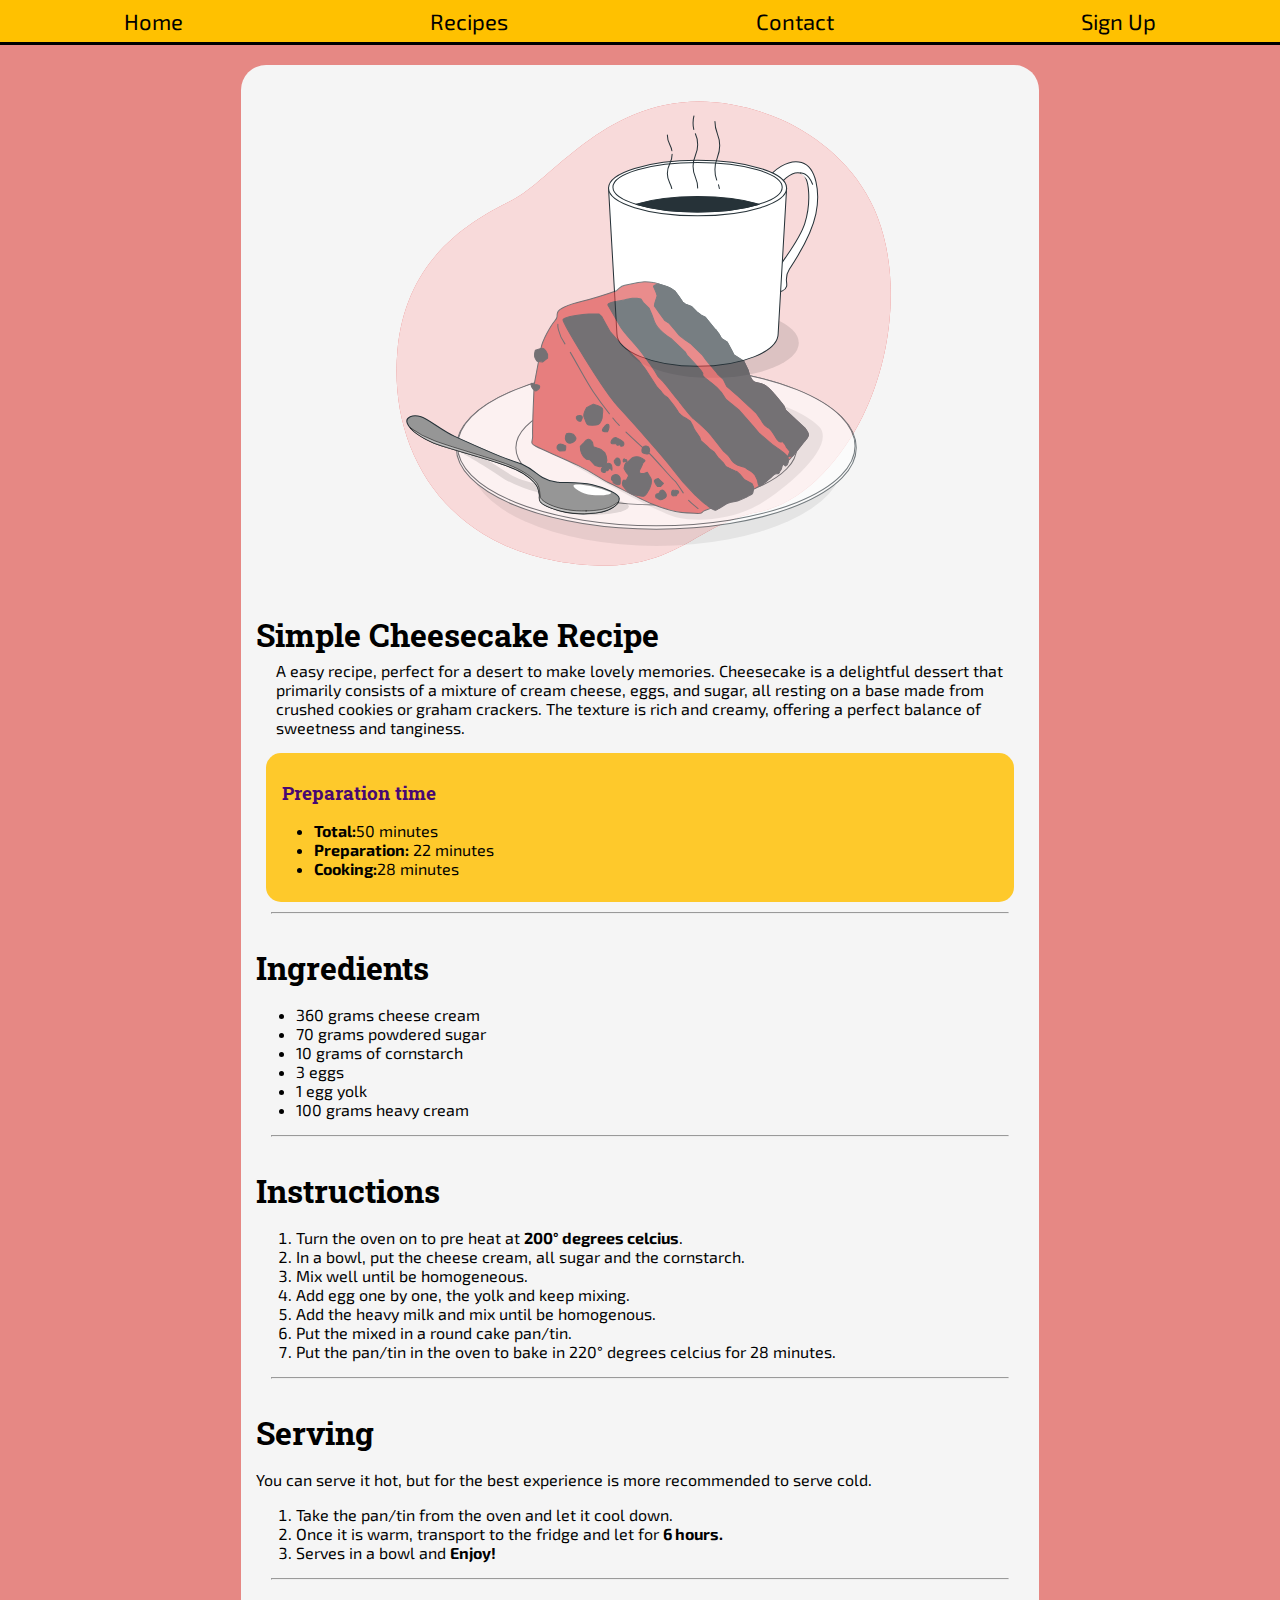
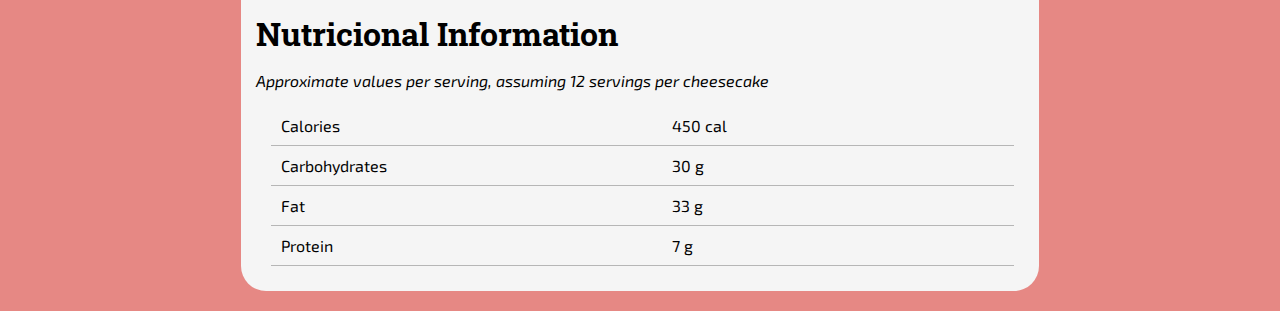
<file: cheesecake.html>
<!DOCTYPE html>
<html lang="en">
<head>
    <meta charset="UTF-8">
    <meta name="viewport" content="width=device-width, initial-scale=1.0">
    <!-- Title -->
    <title>Cheesecake Recipe - Delightful Bite</title>
    <!-- Favicon -->
    <link rel="icon" type="image/png" href="assets/favicon/favicon.png">
    <!-- Css folder -->
    <link href="assets/css/style.css" rel="stylesheet" type="text/css">
    <!-- Color in mobile on browser-->
    <meta name="theme-color" content="#FFC100">
</head>
<body id="body-recipes" class="background-cheesecake">
    <!-- Cheesecake nav bar -->
    <nav>
        <a href="index.html">Home</a>
        <a href="index.html#recipes">Recipes</a>
        <a href="index.html#contact-us">Contact</a>
        <a href="sign-up.html">Sign Up</a>
    </nav>

    <!-- the block in white -->
    <div class="main-div-recipes">
        <!-- Header -->
        <header class="header-recipes">
            <img src="assets/media/svg/cheesecakeimg.svg" alt="cheesecakeimg">
            <h1>Simple Cheesecake Recipe</h1>
            <p>A easy recipe, perfect for a desert to make lovely memories. Cheesecake is a delightful dessert that primarily consists of a mixture of cream cheese, eggs, and sugar, all resting on a base made from crushed cookies or graham crackers. The texture is rich and creamy, offering a perfect balance of sweetness and tanginess. </p>
        </header>
        
        <!-- Preparation Section -->
        <div class="preparation-section">
            <h3>Preparation time</h3>
            <ul>
                <li><strong>Total:</strong>50 minutes</li>
                <li><strong>Preparation:</strong> 22 minutes</li>
                <li><strong>Cooking:</strong>28 minutes</li>
            </ul>
        </div>
        <hr>

        <!-- Ingredients Section -->
        <div class="textfield-recipes">
            <h3>Ingredients</h3>
                <ul>
                    <li>360 grams cheese cream</li>
                    <li>70 grams powdered sugar</li>
                    <li>10 grams of cornstarch</li>
                    <li>3 eggs</li>
                    <li>1 egg yolk</li>
                    <li>100 grams heavy cream</li>
                </ul>
        </div>
        <hr>

        <!-- Instructions Section -->
        <div class="textfield-recipes">
            <h3>Instructions</h3>
                <ol>
                    <li>Turn the oven on to pre heat at <strong>200° degrees celcius</strong>.</li>
                    <li>In a bowl, put the cheese cream, all sugar and the cornstarch.</li>
                    <li>Mix well until be homogeneous.</li>
                    <li>Add egg one by one, the yolk and keep mixing.</li>
                    <li>Add the heavy milk and mix until be homogenous.</li>
                    <li>Put the mixed in a round cake pan/tin.</li>
                    <li>Put the pan/tin in the oven to bake in 220° degrees celcius for 28 minutes.</li>
                </ol>
        </div>
        <hr>

        <!-- Serving Section -->
        <div class="textfield-recipes">
            <h3>Serving</h3>
                <p>You can serve it hot, but for the best experience is more recommended to serve cold.</p>
                <ol>
                    <li>Take the pan/tin from the oven and let it cool down.</li>
                    <li>Once it is warm, transport to the fridge and let for <strong>6 hours.</strong></li>
                    <li>Serves in a bowl and <strong>Enjoy!</strong></li>
                </ol>
        </div>
        <hr>

        <!-- Nutritional Section -->
        <div class="textfield-recipes">
            <h3>Nutricional Information</h3>
            <p><em>Approximate values per serving, assuming 12 servings per cheesecake</em></p>
            <table>
                <tr>
                    <td class="first">Calories</td>
                    <td class="second">450 cal</td>
                </tr>
                <tr>
                    <td class="first">Carbohydrates</td>
                    <td class="second">30 g</td>
                </tr>
                <tr>
                    <td class="first">Fat</td>
                    <td class="second">33 g</td>
                </tr>
                <tr>
                    <td class="first">Protein</td>
                    <td class="second">7 g</td>
                </tr>
            </table>
        </div>
    </div>
</body>
</html>
</file>
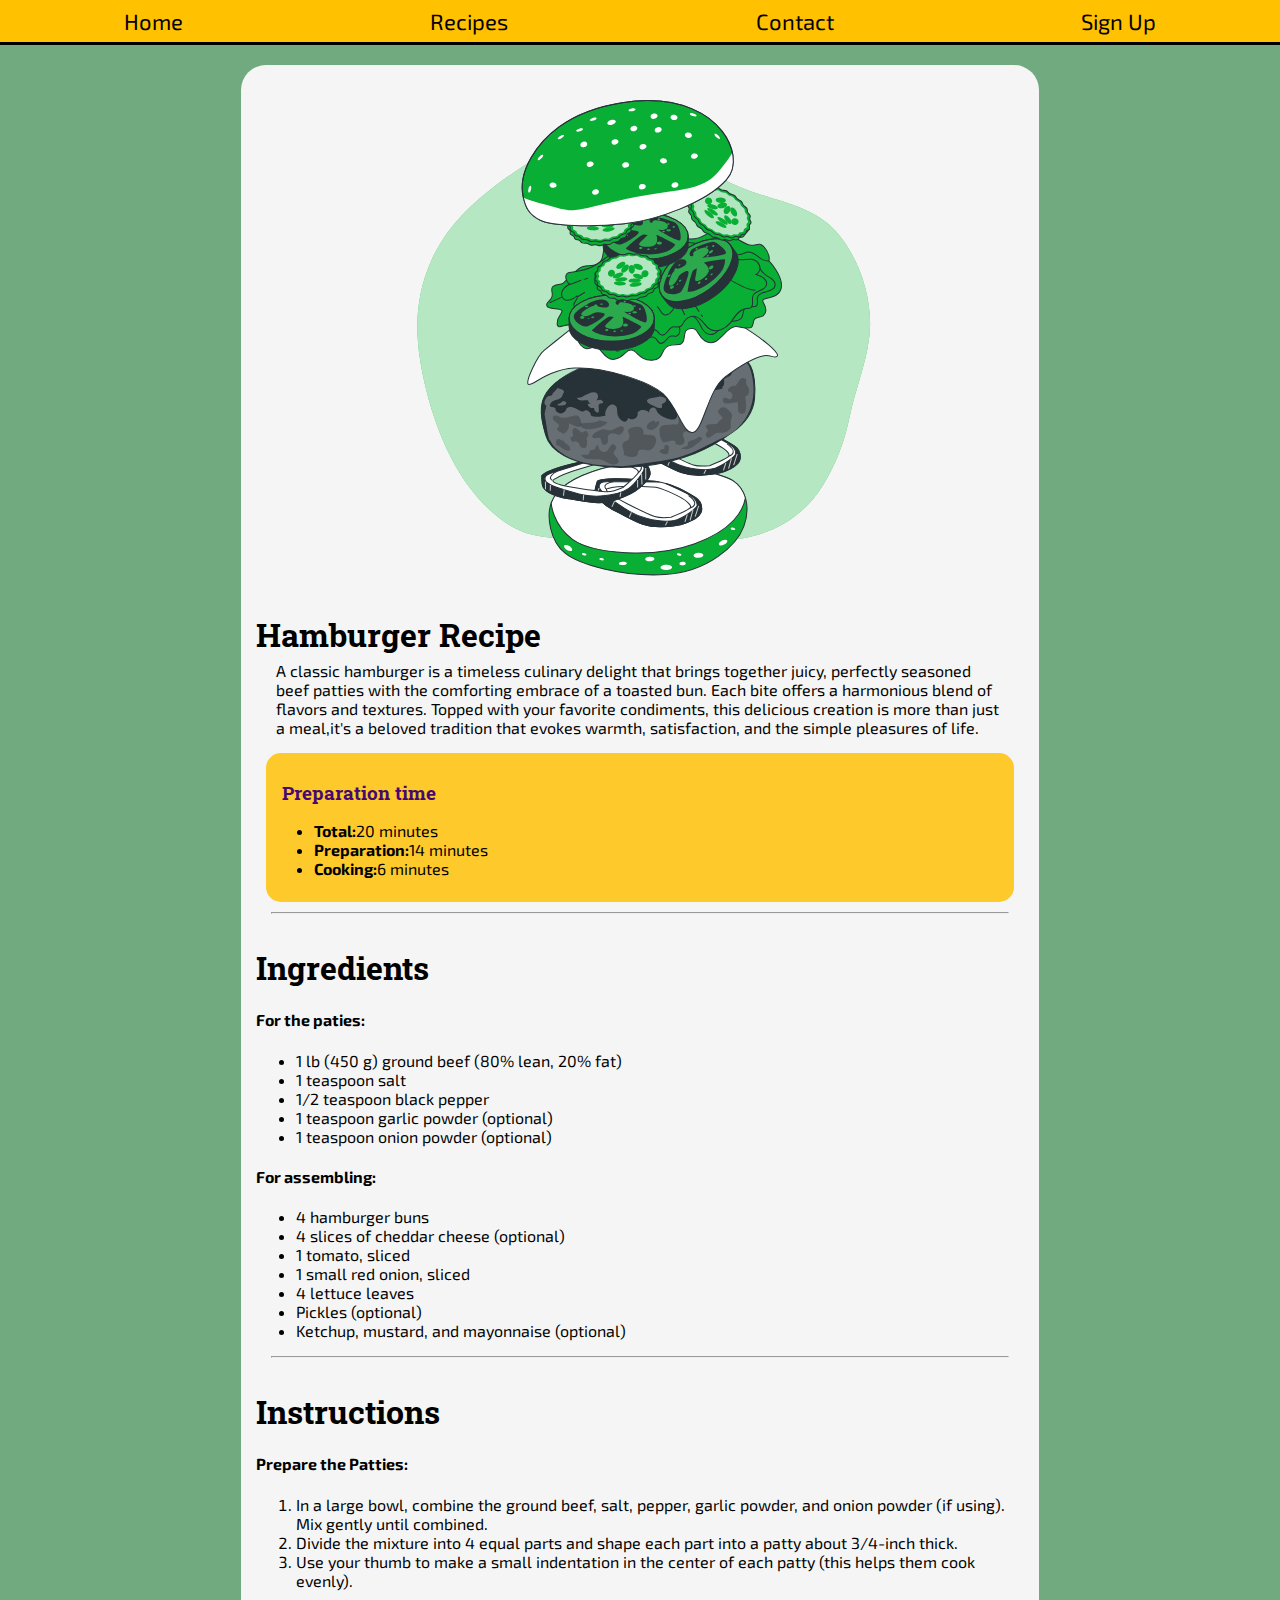
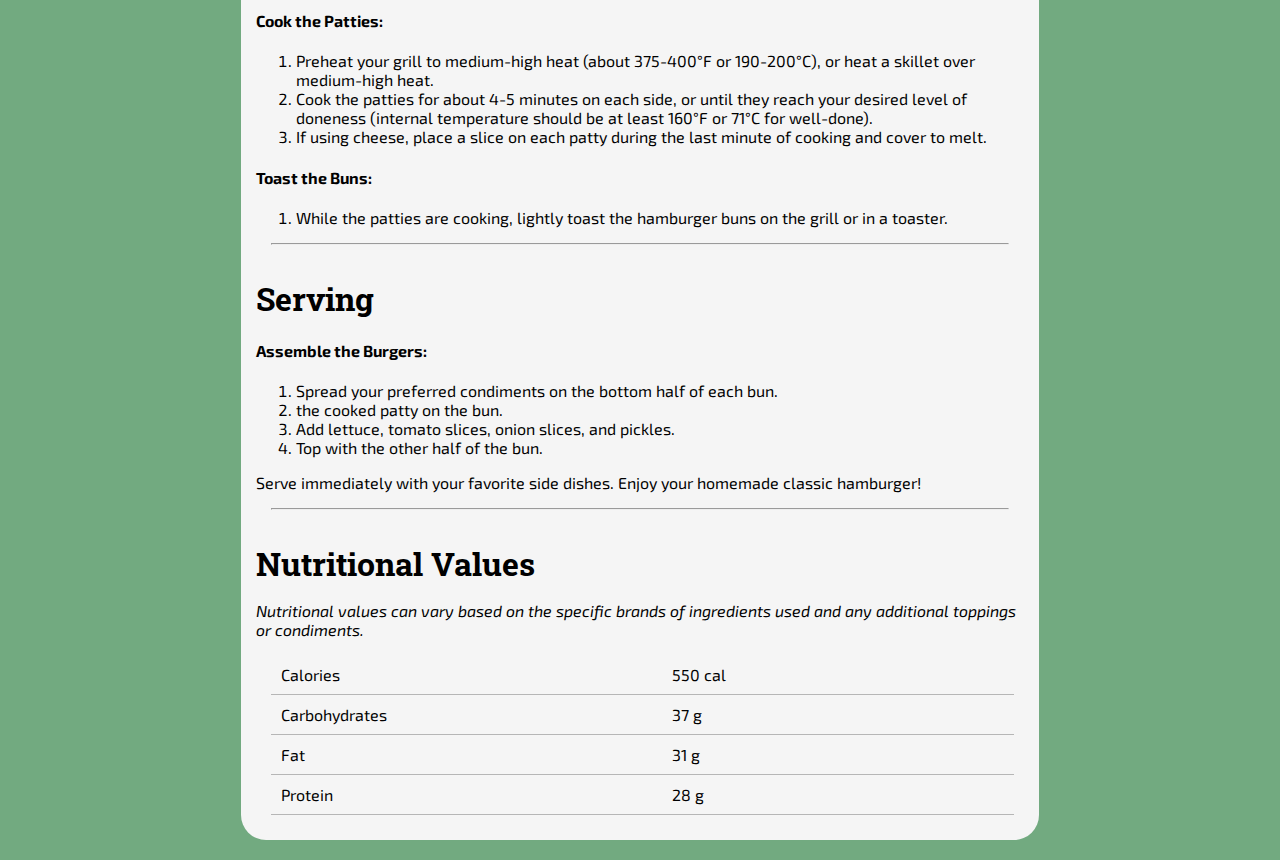
<file: hamburger.html>
<!DOCTYPE html>
<html lang="en">
<head>
    <meta charset="UTF-8">
    <meta name="viewport" content="width=device-width, initial-scale=1.0">
    <!-- Title -->
    <title>Hamburger Recipe - Delightful Bite</title>
    <!-- Favicon -->
    <link rel="icon" type="image/png" href="assets/favicon/favicon.png">
    <!-- Css folder -->
    <link href="assets/css/style.css" rel="stylesheet" type="text/css">
    <!-- Color in mobile on browser-->
    <meta name="theme-color" content="#FFC100">
</head>
<body id="body-recipes" class="background-hamburger">
    <!-- Hamburger nav bar -->
    <nav>
        <a href="index.html">Home</a>
        <a href="index.html#recipes">Recipes</a>
        <a href="index.html#contact-us">Contact</a>
        <a href="sign-up.html">Sign Up</a>
    </nav>

    <!-- the block in white -->
    <div class="main-div-recipes">
        <!-- Header -->
        <header class="header-recipes">
            <img src="assets/media/svg/hamburger.svg" alt="hamrbugerimg">
            <h1>Hamburger Recipe</h1>
            <p>A classic hamburger is a timeless culinary delight that brings together juicy, perfectly seasoned beef patties with the comforting embrace of a toasted bun. Each bite offers a harmonious blend of flavors and textures. Topped with your favorite condiments, this delicious creation is more than just a meal,it's a beloved tradition that evokes warmth, satisfaction, and the simple pleasures of life.</p>
        </header>
        
        <!-- Preparation Section -->
        <div class="preparation-section">
            <h3>Preparation time</h3>
                <ul>
                    <li><strong>Total:</strong>20 minutes</li>
                    <li><strong>Preparation:</strong>14 minutes</li>
                    <li><strong>Cooking:</strong>6 minutes</li>
                </ul>
        </div>
        <hr>

        <!-- Ingredients Section -->
        <div class="textfield-recipes">
            <h3>Ingredients</h3>
                <h4>For the paties:</h4>
                <ul>
                    <li>1 lb (450 g) ground beef (80% lean, 20% fat)</li>
                    <li>1 teaspoon salt</li>
                    <li>1/2 teaspoon black pepper</li>
                    <li>1 teaspoon garlic powder (optional)</li>
                    <li>1 teaspoon onion powder (optional)</li>
                </ul>
                <h4>For assembling:</h4>
                <ul>
                    <li>4 hamburger buns</li>
                    <li>4 slices of cheddar cheese (optional)</li>
                    <li>1 tomato, sliced</li>
                    <li>1 small red onion, sliced</li>
                    <li>4 lettuce leaves</li>
                    <li>Pickles (optional)</li>
                    <li>Ketchup, mustard, and mayonnaise (optional)</li>
                </ul>
        </div>
        <hr>

        <!-- Instructions Section -->
        <div class="textfield-recipes">
            <h3>Instructions</h3>
                <h4>Prepare the Patties:</h4>
                <ol>
                    <li>In a large bowl, combine the ground beef, salt, pepper, garlic powder, and onion powder (if using). Mix gently until combined.</li>
                    <li>Divide the mixture into 4 equal parts and shape each part into a patty about 3/4-inch thick.</li>
                    <li>Use your thumb to make a small indentation in the center of each patty (this helps them cook evenly).</li>
                </ol>
                <h4>Cook the Patties:</h4>
                <ol>
                    <li>Preheat your grill to medium-high heat (about 375-400°F or 190-200°C), or heat a skillet over medium-high heat.</li>
                    <li>Cook the patties for about 4-5 minutes on each side, or until they reach your desired level of doneness (internal temperature should be at least 160°F or 71°C for well-done).</li>
                    <li>If using cheese, place a slice on each patty during the last minute of cooking and cover to melt.</li>
                </ol>
                <h4>Toast the Buns:</h4>
                <ol>
                    <li>While the patties are cooking, lightly toast the hamburger buns on the grill or in a toaster.</li>
                </ol>
        </div>
        <hr>

        <!-- Serving Section -->
        <div class="textfield-recipes">
            <h3>Serving</h3>
                <h4>Assemble the Burgers:</h4>
                <ol>
                    <li>Spread your preferred condiments on the bottom half of each bun.</li>
                    <li> the cooked patty on the bun.</li>
                    <li>Add lettuce, tomato slices, onion slices, and pickles.</li>
                    <li>Top with the other half of the bun.</li>
                </ol>
                <p>Serve immediately with your favorite side dishes. Enjoy your homemade classic hamburger!</p>
        </div>
        <hr>

        <!-- Nutritional Section -->
        <div class="textfield-recipes">
            <h3>Nutritional Values</h3>
                <p><em>Nutritional values can vary based on the specific brands of ingredients used and any additional toppings or condiments.</em></p>
                <table>
                    <tr>
                        <td class="first">Calories</td>
                        <td class="second">550 cal</td>
                    </tr>
                    <tr>
                        <td class="first">Carbohydrates</td>
                        <td class="second">37 g</td>
                    </tr>
                    <tr>
                        <td class="first">Fat</td>
                        <td class="second">31 g</td>
                    </tr>
                    <tr>
                        <td class="first">Protein</td>
                        <td class="second">28 g</td>
                    </tr>
                </table>
        </div>
    </div>
</body>
</html>
</file>
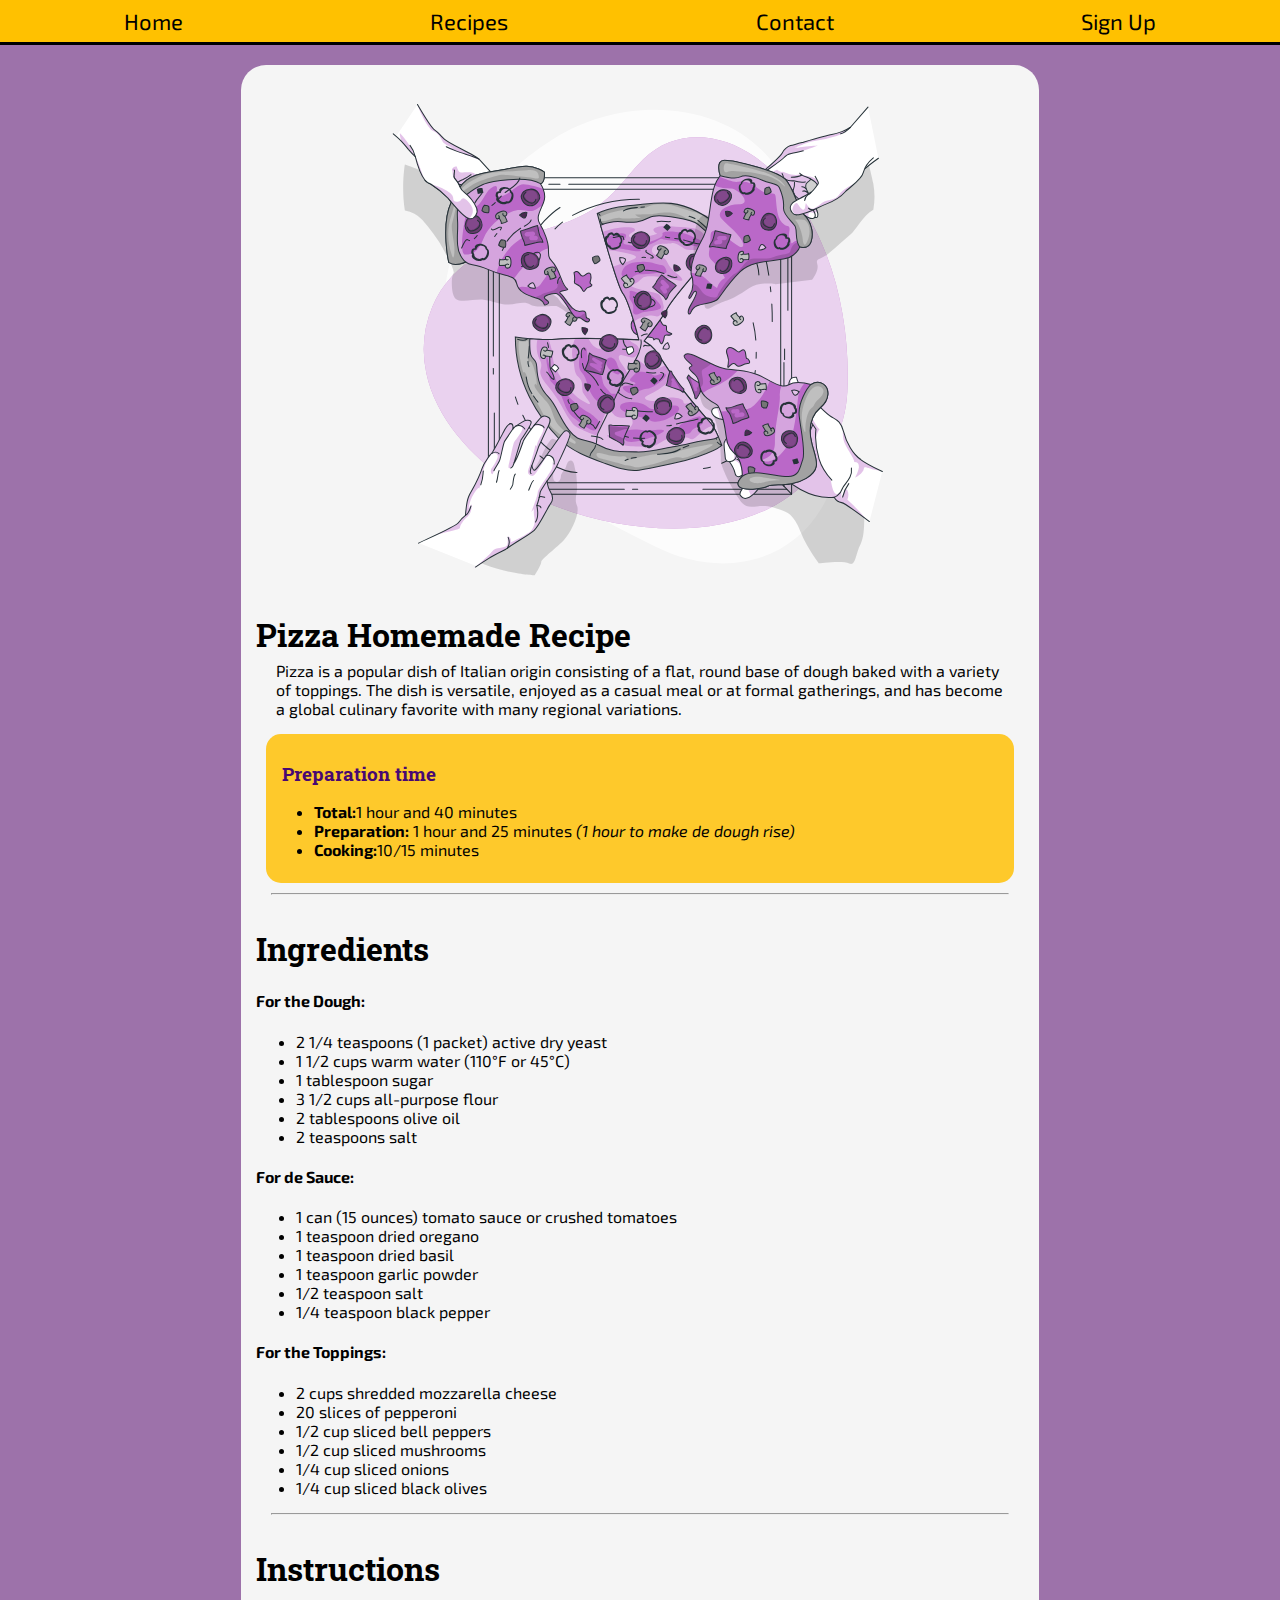
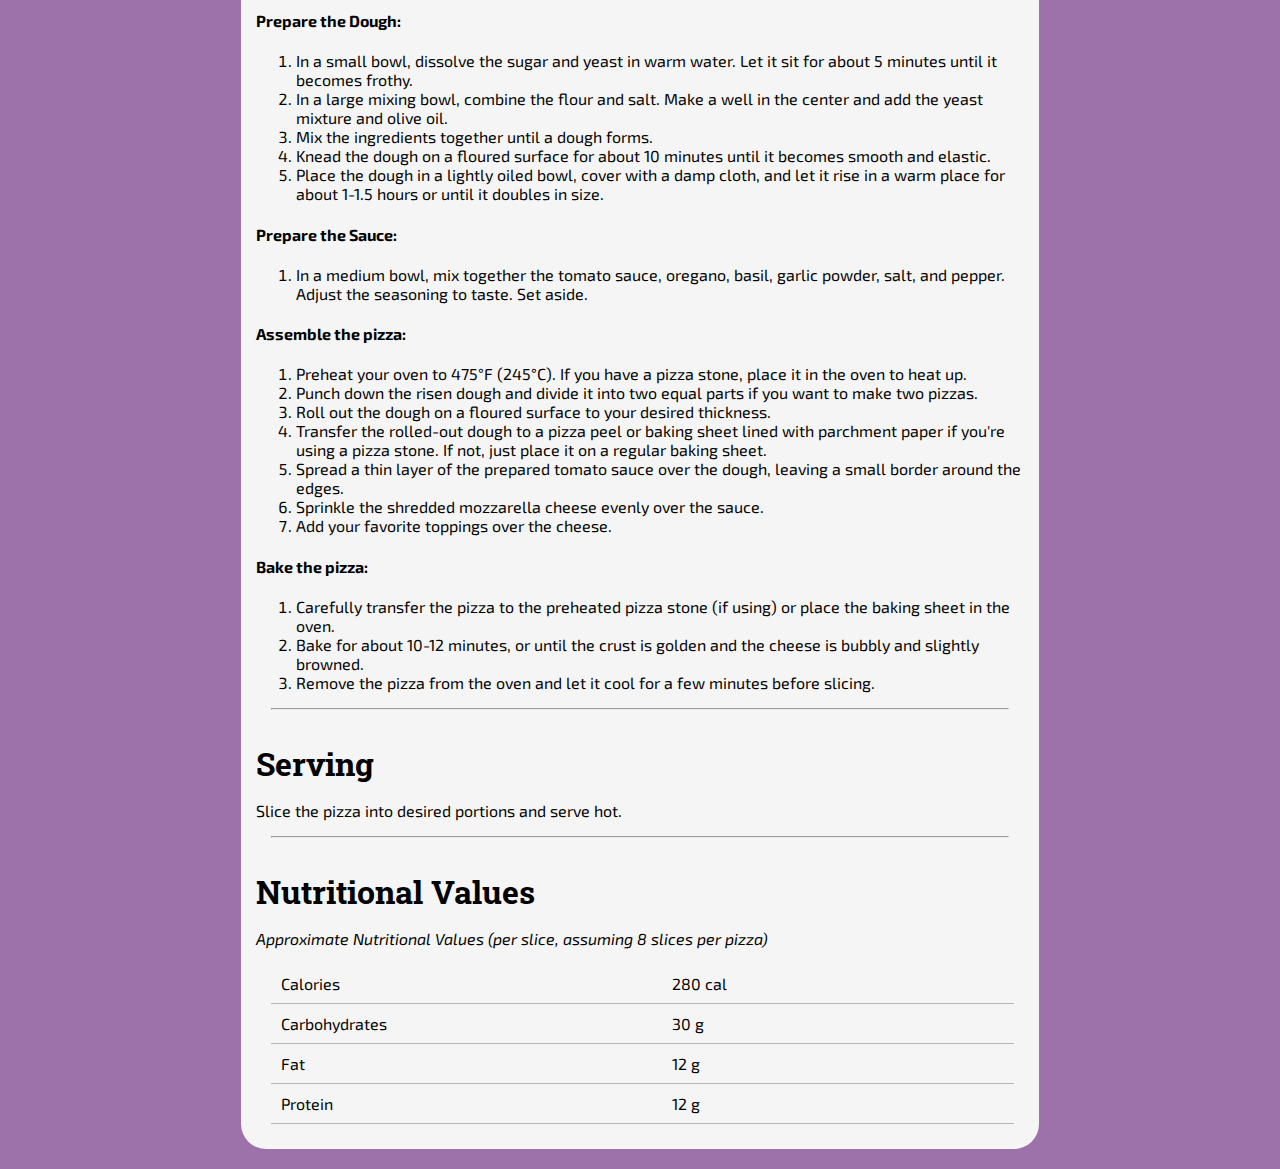
<file: pizza.html>
<!DOCTYPE html>
<html lang="en">
<head>
    <meta charset="UTF-8">
    <meta name="viewport" content="width=device-width, initial-scale=1.0">
    <!-- Title -->
    <title>Pizza Recipe - Delightful Bite</title>
    <!-- Favicon -->
    <link rel="icon" type="image/png" href="assets/favicon/favicon.png">
    <!-- Css folder -->
    <link href="assets/css/style.css" rel="stylesheet" type="text/css">
    <!-- Color in mobile on browser-->
    <meta name="theme-color" content="#FFC100">
</head>
<body id="body-recipes" class="background-pizza">
    <!-- Pizza nav bar -->
    <nav>
        <a href="index.html">Home</a>
        <a href="index.html#recipes">Recipes</a>
        <a href="index.html#contact-us">Contact</a>
        <a href="sign-up.html">Sign Up</a>
    </nav>

    <div class="main-div-recipes">
        <!-- Header -->
        <header class="header-recipes">
            <img src="assets/media/svg/pizzaimg.svg" alt="pizzaimg">
            <h1>Pizza Homemade Recipe</h1>
            <p>Pizza is a popular dish of Italian origin consisting of a flat, round base of dough baked with a variety of toppings. The dish is versatile, enjoyed as a casual meal or at formal gatherings, and has become a global culinary favorite with many regional variations.</p>
        </header>
        
        <!-- Preparation Section -->
        <div class="preparation-section">
            <h3>Preparation time</h3>
            <ul>
                <li><strong>Total:</strong>1 hour and 40 minutes</li>
                <li><strong>Preparation:</strong> 1 hour and 25 minutes <em>(1 hour to make de dough rise)</em></li>
                <li><strong>Cooking:</strong>10/15 minutes</li>
            </ul>
        </div>
        <hr>

        <!-- Ingredients Section -->
        <div class="textfield-recipes">
            <h3>Ingredients</h3>
            <h4>For the Dough:</h4>
            <ul>
                <li>2 1/4 teaspoons (1 packet) active dry yeast</li>
                <li>1 1/2 cups warm water (110°F or 45°C)</li>
                <li>1 tablespoon sugar</li>
                <li>3 1/2 cups all-purpose flour</li>
                <li>2 tablespoons olive oil</li>
                <li>2 teaspoons salt</li>
            </ul>
            <h4>For de Sauce:</h4>
            <ul>
                <li>1 can (15 ounces) tomato sauce or crushed tomatoes</li>
                <li>1 teaspoon dried oregano</li>
                <li>1 teaspoon dried basil</li>
                <li>1 teaspoon garlic powder</li>
                <li>1/2 teaspoon salt</li>
                <li>1/4 teaspoon black pepper</li>
            </ul>
            <h4>For the Toppings:</h4>
            <ul>
                <li>2 cups shredded mozzarella cheese</li>
                <li>20 slices of pepperoni</li>
                <li>1/2 cup sliced bell peppers</li>
                <li>1/2 cup sliced mushrooms</li>
                <li>1/4 cup sliced onions</li>
                <li>1/4 cup sliced black olives</li>
            </ul>
        </div>
        <hr>

        <!-- Instructions Section -->
        <div class="textfield-recipes">
            <h3>Instructions</h3>
            <h4>Prepare the Dough:</h4>
            <ol>
                <li>In a small bowl, dissolve the sugar and yeast in warm water. Let it sit for about 5 minutes until it becomes frothy.</li>
                <li>In a large mixing bowl, combine the flour and salt. Make a well in the center and add the yeast mixture and olive oil.</li>
                <li>Mix the ingredients together until a dough forms.</li>
                <li>Knead the dough on a floured surface for about 10 minutes until it becomes smooth and elastic.</li>
                <li>Place the dough in a lightly oiled bowl, cover with a damp cloth, and let it rise in a warm place for about 1-1.5 hours or until it doubles in size.</li>
            </ol>
            <h4>Prepare the Sauce:</h4>
            <ol>
                <li>In a medium bowl, mix together the tomato sauce, oregano, basil, garlic powder, salt, and pepper. Adjust the seasoning to taste. Set aside.</li>
            </ol>
            <h4>Assemble the pizza:</h4>
            <ol>
                <li>Preheat your oven to 475°F (245°C). If you have a pizza stone, place it in the oven to heat up.</li>
                <li>Punch down the risen dough and divide it into two equal parts if you want to make two pizzas.</li>
                <li>Roll out the dough on a floured surface to your desired thickness.</li>
                <li>Transfer the rolled-out dough to a pizza peel or baking sheet lined with parchment paper if you're using a pizza stone. If not, just place it on a regular baking sheet.</li>
                <li>Spread a thin layer of the prepared tomato sauce over the dough, leaving a small border around the edges.</li>
                <li>Sprinkle the shredded mozzarella cheese evenly over the sauce.</li>
                <li>Add your favorite toppings over the cheese.</li>
            </ol>
            <h4>Bake the pizza:</h4>
            <ol>
                <li>Carefully transfer the pizza to the preheated pizza stone (if using) or place the baking sheet in the oven.</li>
                <li>Bake for about 10-12 minutes, or until the crust is golden and the cheese is bubbly and slightly browned.</li>
                <li>Remove the pizza from the oven and let it cool for a few minutes before slicing.</li>
            </ol>
        </div>
        <hr>

        <!-- Serving Section -->
        <div class="textfield-recipes">
            <h3>Serving</h3>
            <p>Slice the pizza into desired portions and serve hot.</p>
        </div>
        <hr>

        <!-- Nutritional Section -->
        <div class="textfield-recipes">
            <h3>Nutritional Values</h3>
            <p><em>Approximate Nutritional Values (per slice, assuming 8 slices per pizza)</em></p>
            <table>
                <tr>
                    <td class="first">Calories</td>
                    <td class="second">280 cal</td>
                </tr>
                <tr>
                    <td class="first">Carbohydrates</td>
                    <td class="second">30 g</td>
                </tr>
                <tr>
                    <td class="first">Fat</td>
                    <td class="second">12 g</td>
                </tr>
                <tr>
                    <td class="first">Protein</td>
                    <td class="second">12 g</td>
                </tr>
            </table>
        </div>
    </div>
</body>
</html>
</file>
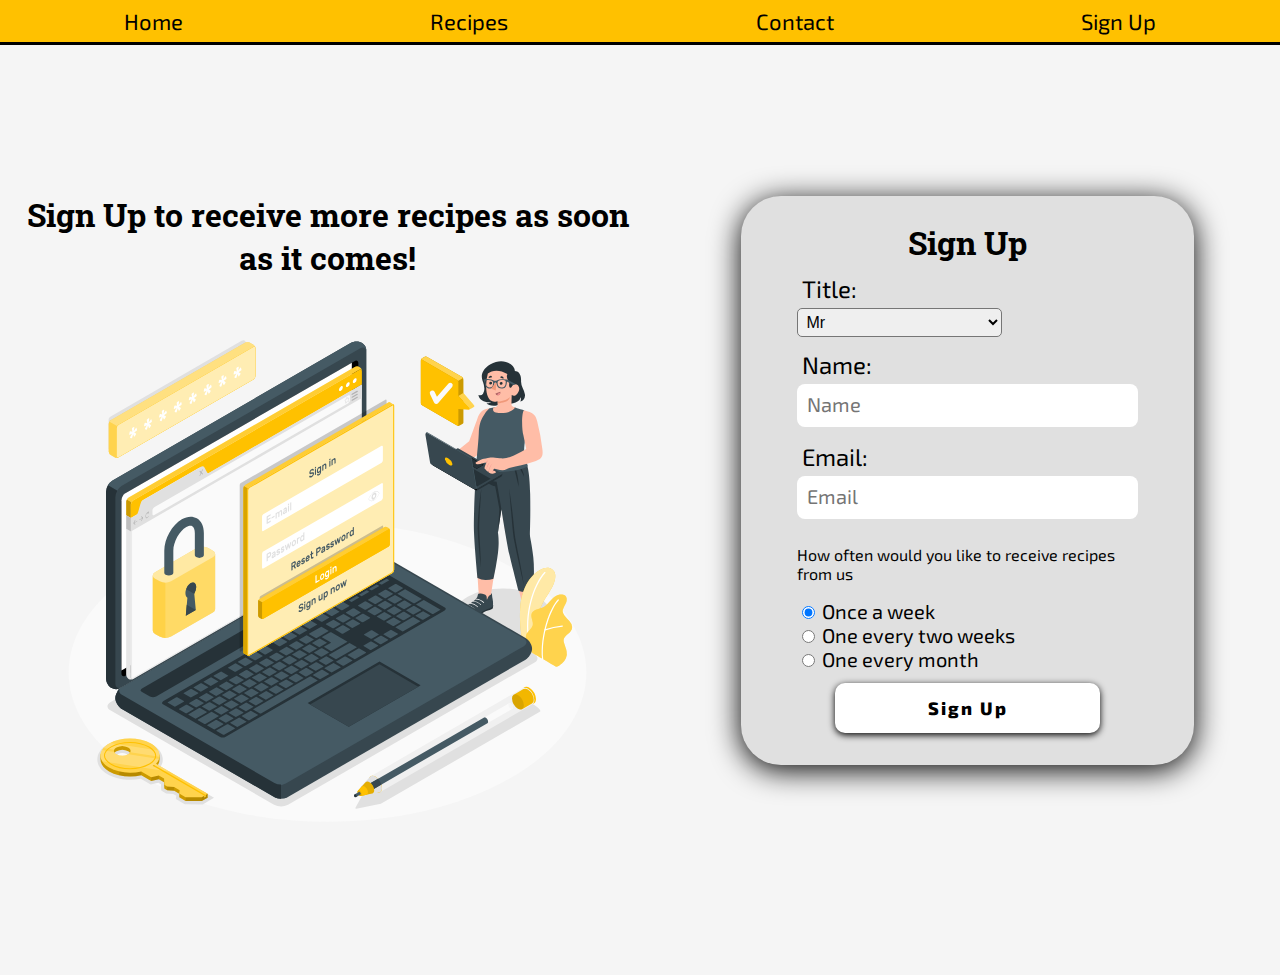
<file: sign-up.html>
<!DOCTYPE html>
<html lang="en">
<head>
    <meta charset="UTF-8">
    <meta name="viewport" content="width=device-width, initial-scale=1.0">
    <!-- Sign Up Title -->
    <title>Sign Up and get More Recipes</title>
    <!-- style file path -->
    <link href="assets/css/style.css" rel="stylesheet" type="text/css">
    <!-- Favicon -->
    <link rel="icon" type="image/png" href="assets/favicon/favicon.png">
    <!-- Color in mobile on browser-->
    <meta name="theme-color" content="#FFC100">
</head>

<!-- Sign Up body -->
<body id="body-sign">
    <!-- Navigation bar -->
    <nav>
        <a href="index.html">Home</a>
        <a href="index.html#recipes">Recipes</a>
        <a href="index.html#contact-us">Contact</a>
        <a href="sign-up.html">Sign Up</a>
    </nav>

    <!-- Div left with the title and the img -->
    <div class="main-div">
        <div class="div-left">
            <h1>Sign Up to receive more recipes as soon as it comes!</h1>
            <img src="assets/media/svg/sign-up-img.svg" alt="sign-up-img">
        </div>
        
        <!-- Div right with the form -->
        <div class="div-right">
            <div class="register-box">
                <h1>Sign Up</h1>

                <!-- Form -->
                <div class="form-div">
                    <!-- action with where the data going to be send -->
                    <form id="sing-up-form" target="_blank" action="sign-up-complete.html">
                        <div class="textfield">
                            <label for="title">Title:</label>
                            <select id="title" name="title" required>
                                <option value="Mr">Mr</option>
                                <option value="Ms">Ms</option>
                                <option value="Mrs">Mrs</option>
                                <option value="Miss">Miss</option>
                                <option value="Master">Master</option>
                                <option value="Madam">Madam</option>
                            </select>
                        </div>

                        <div class="textfield">
                            <label for="username">Name:</label>
                            <input id="username" name="username" type="text" placeholder="Name" required>
                        </div>

                        <div class="textfield">
                            <label for="email">Email:</label>
                            <input id="email" name="email" type="email" placeholder="Email" required>
                        </div>

                        <p>How often would you like to receive recipes from us</p>
                        <div class="radio">
                            <input id="once-week" type="radio" name="receive-recipes" value="once-week" checked>
                            <label for="once-week">Once a week</label>

                            <div>
                                <input id="one-two-weeks" type="radio" name="receive-recipes" value="one-two-weeks">
                                <label for="one-two-weeks">One every two weeks</label>
                            </div>

                            <input id="one-month" type="radio" name="receive-recipes" value="one-month">
                            <label for="one-month">One every month</label>
                        </div>

                        <button type="submit">Sign Up</button>
                    </form>
                </div>
            </div>
        </div>
    </div>
</body>
</html>
</file>
<file: assets/css/style.css>
/* Fonts */
@import url('https://fonts.googleapis.com/css2?family=Exo+2:ital,wght@0,100..900;1,100..900&display=swap');
@import url('https://fonts.googleapis.com/css2?family=Exo+2:ital,wght@0,100..900;1,100..900&family=Roboto+Slab:wght@100..900&display=swap');


/* Body */
body#main-body{
    font-family: "Exo 2", sans-serif;
    display: flex;
    flex-direction: column;
    margin: 0px;
    background-color: rgba(245, 245, 245, 0.945);
}

/* Fonts only for h1 and h3 */
h1, h3{
    font-family: "Roboto Slab", serif;
}

/* nav section styles */
nav{
    display: flex;
    justify-content: space-around;
    border-bottom: 3px solid black;
    background-color: #FFC100;
}

nav > a{
    text-decoration: none;
    padding: 8px;
    font-size: 18px;
    color: black;
}

/* img taking 100% of the screen hight auto */
header > img{
    width: 100%;
    
}

header > p{
   margin-top: 5px;
   padding-left: 20px;
   padding-right: 20px;
}

header > h3{
   padding-left: 20px;
   padding-right: 20px;
   margin-bottom: 5px;
   font-weight: 800;
}

/* Title(recipes) marking the beggining of the main subject in the page */
.recipe-title{
    text-align: center;
    border: 2px solid black;
    border-radius: 20px;
    width: 55vw;
    align-self: center;
    background-color: #FFC100;
}

.recipe-title > h1{
    margin: 12px;
}

hr{
   margin-right: 15px;
   margin-left: 15px;
}

/* Recipes styles */
.main-recipes-div{
   display: flex;
   flex-direction: column;
   margin-left: 15px;
   margin-right: 15px;
}

/* img style */
.main-recipes-div > img{
   height: 380px;
   width: auto;
   margin-top: 15px;
}

.main-recipes-div > a{
   align-self: center;
   text-decoration: none;
   padding: 10px;
   border: 2px solid black;
   border-radius: 8px;
   font-weight: 700;
   color: rgb(66, 66, 66)
}

.main-recipes-div > a:hover{
   transform: translate(0px, -3px);
   transition: transform .4s;
}

/* Footer/Contact */
footer{
   display: flex;
   align-items: center;
   flex-direction: column;
   background-color: rgba(32, 114, 87, 0.678);
   padding-bottom: 20px;
}

/* Contact Title */
footer > h1{
    text-align: center;
    border: 2px solid black;
    border-radius: 20px;
    width: 55vw;
    align-self: center;
    background-color: #FFC100;
    padding: 12px;
}

.email-icon{
   font-size: 28px;
}

footer > p{
   margin-top: 2px;
   font-size: large;
}

/* marking footer items display in a row */
footer > span{
   display: flex;
   flex-direction: row;
}

/* icons */
.social-icons{
   margin-left: 35px;
   margin-right: 35px;
   text-decoration: dashed;
   color: black  
}

/* Main page media screen */

/* Tablet Screen */
@media screen and (min-width: 768px){
   nav > a{
      font-size: 22px;
   }

   #index-header > h3{
      text-align: center;
      font-size: 24px;
      margin-top: 10px;
   }

   #index-header > p{
      text-align: center;
      margin-left: 20%;
      margin-right: 20%;
   }

   .main-recipes-div > p{
      padding-left: 15px;
      padding-right: 15px;
   }
}

/* Laptop and Desktop Screen */
@media screen and (min-width: 992px){
   .recipes-section{
      display: flex;
      flex-direction: row;
      justify-content: center;
   }

   .main-recipes-div{
      width: 28vw;
      margin: 15px;
   }

   .main-recipes-div p{
      text-align: center;
   }

   .recipe-title{
      width: 40%;
   }

   footer > h1{
      width: 40%;
   }

   .social-icons{
      margin-left: 45px;
      margin-right: 45px;
   }
}



/* Recipes Page Style */


/* body style */
body#body-recipes{
   margin: 0px;
   font-family: "Exo 2", sans-serif;
   display: flex;
   flex-direction: column;
   justify-content: center;
}

.background-hamburger{
   background-color: rgb(114, 170, 128);
}

.background-pizza{
   background-color: rgb(157, 114, 170);
}

.background-cheesecake{
   background-color: rgb(230, 136, 132);
}

/* main block that contains the recipe details */
.main-div-recipes{
   width: 84vw;
   align-self: center;
   background-color: whitesmoke;
   border-radius: 25px;
   padding: 15px;
   margin-top: 20px;
   margin-bottom: 20px;
}

/* header title */
.header-recipes h1{
   margin-bottom: 0;
}

/* Preparation Section */
.preparation-section{
   background-color: #ffbf00d3;
   padding: 8px;
   border-radius: 15px;
   margin: 0px 10px 10px 10px;
}

/* Preparation section style */
.preparation-section > h3{
   padding-left: 8px;
   margin-bottom: 0;
   color: rgb(72, 8, 114);
}

/* Styles for all title and subtitles */
.textfield-recipes > h3{
   font-size: xx-large;
   margin-bottom: 0px;
}

/* table style */
td{
   border-bottom: 1px solid rgb(182, 182, 182);
   padding: 10px;
}

.first{
   width: 50vw;
}

.second{
   width: 50vw;
}

table{
   padding: 10px;
   border-collapse: collapse;
   margin:10px 10px 10px 15px;
}

/* Laptop and Desktop screen */
@media screen and (min-width: 769px) {
   /* main content max 60% */
   .main-div-recipes{
       width: 60vw;
   }

   /* header display flex */
   .header-recipes{
       display: flex;
       flex-direction: column;
   }

   /* image at the center */
   .header-recipes > img{
       align-self: center;
       width: 40vw;
   }
}


/* Sign Up Style */

body#body-sign{
   font-family: "Exo 2", sans-serif;
   margin: 0px;
   background-color: whitesmoke;
}

.div-left{
   padding: 15px;
   display: flex;
   flex-direction: column;
}

.div-left > h1{
   margin-top: 5px;
   text-align: center;
}

.div-right{
   display: flex;
   flex-direction: column;
   justify-content: center;
   align-items: center;
}

.register-box{
   background-color: rgb(224, 224, 224);
   width: 80vw;
   border-radius: 40px;
   padding: 20px;
   display: flex;
   justify-content: center;
   flex-direction: column;
   align-items: center;
   margin-bottom: 30px;
   box-shadow: 0px 5px 30px  black;
}

form{
   display: flex;
   justify-content: center;
   flex-direction: column;
   align-items: center;
}

form > p{
   width: 90%;
}

.register-box > h1{
   color: #000000;
   margin: 5px;
}

.textfield{
   display: flex;
   flex-direction: column;
   width: 90%;
}

.textfield > label{
   font-size: x-large;
   margin: 5px;
}

.textfield > select{
   border-radius: 5px;
   width: 60%;
   padding: 4px;
   margin-bottom: 8px;
   font-size: 16px;
}

.textfield > input{
   padding: 10px;
   border-radius: 8px;
   border: none;
   font-size: 20px;
   margin-bottom: 10px;
}

.textfield > ::placeholder{
   font-family: "Exo 2", sans-serif;
}

.radio{
   width: 90%;
   font-size: 20px;
}

/* font family is bugged, when open the website in safari in mobile the text in button is hidden */
button{
   width: 70%;
   padding: 14px;
   background-color: white;
   border: none;
   border-radius: 10px;
   font-size: large;
   font-family: "Exo 2", sans-serif;
   font-weight: 800;
   letter-spacing: 2px;
   cursor: pointer;
   box-shadow: 0px 2px 7px  black;
   margin: 12px;
}

/* Laptop Screen */
@media screen and (min-width: 992px){

   .main-div{
       display: flex;
       width: 100vw;
       height: 100vh;
   }

   .div-left{
       width: 50vw;
       height: 100%;
       display: flex;
       justify-content: center;
       align-items: center;
   }

   .div-left > img{
       width: 85%;
   }

   .div-right{
       width: 50vw;
       height: 100%;
       display: flex;
       
   }

   .register-box{
       width: 66%;
       display: flex;
   }
}

/* Complete Sign page */

/* body */
body#sign-complete{
   font-family: "Exo 2", sans-serif;
   margin: 0px;
   background-color: whitesmoke;
}

/* header section */
.thank-section{
   background-color: rgb(1, 151, 1);
   padding: 1px;
   margin-top: 30px;
   margin-left: 20px;
   margin-right: 20px;
   margin-bottom: 40px;
   text-align: center;
}

.thank-section > h1{
   color: whitesmoke;
}

.h2-thank{
   text-align: center;
   font-size: 28px;
}
</file>
